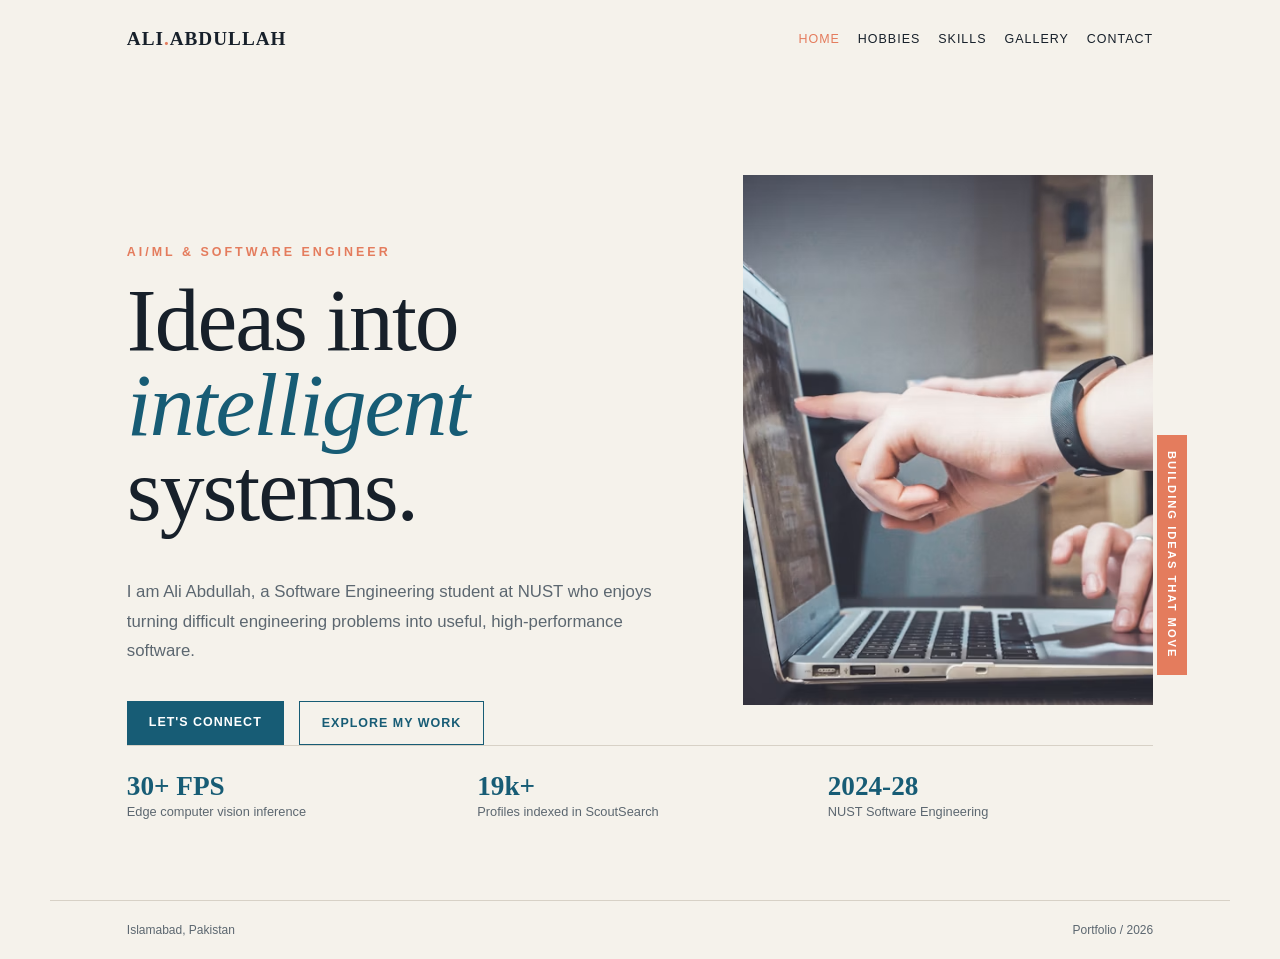
<file: index.html>
<!DOCTYPE html>
<html lang="en">
<head>
  <meta charset="UTF-8">
  <meta name="viewport" content="width=device-width, initial-scale=1.0">
  <title>Ali Abdullah | AI/ML & Software Engineer</title>
  <link rel="stylesheet" href="css/style.css">
</head>
<body>
  <header><div class="logo">ALI<span>.</span>ABDULLAH</div><nav><a class="active" href="home.html">Home</a><a href="hobbies.html">Hobbies</a><a href="skills.html">Skills</a><a href="gallery.html">Gallery</a><a href="contact.html">Contact</a></nav></header>
  <main><section class="hero"><div><div class="eyebrow">AI/ML & Software Engineer</div><h1>Ideas into<br><em>intelligent</em><br>systems.</h1><p class="intro">I am Ali Abdullah, a Software Engineering student at NUST who enjoys turning difficult engineering problems into useful, high-performance software.</p><div class="actions"><a class="button" href="contact.html">Let's connect</a><a class="button alt" href="gallery.html">Explore my work</a></div></div><div class="portrait-wrap"><img src="images/image1.png" alt="Laptop and code representing software engineering"></div></section><section class="facts"><div class="fact"><strong>30+ FPS</strong><span>Edge computer vision inference</span></div><div class="fact"><strong>19k+</strong><span>Profiles indexed in ScoutSearch</span></div><div class="fact"><strong>2024-28</strong><span>NUST Software Engineering</span></div></section></main>
  <footer><span>Islamabad, Pakistan</span><span>Portfolio / 2026</span></footer>
</body>
</html>
</file>
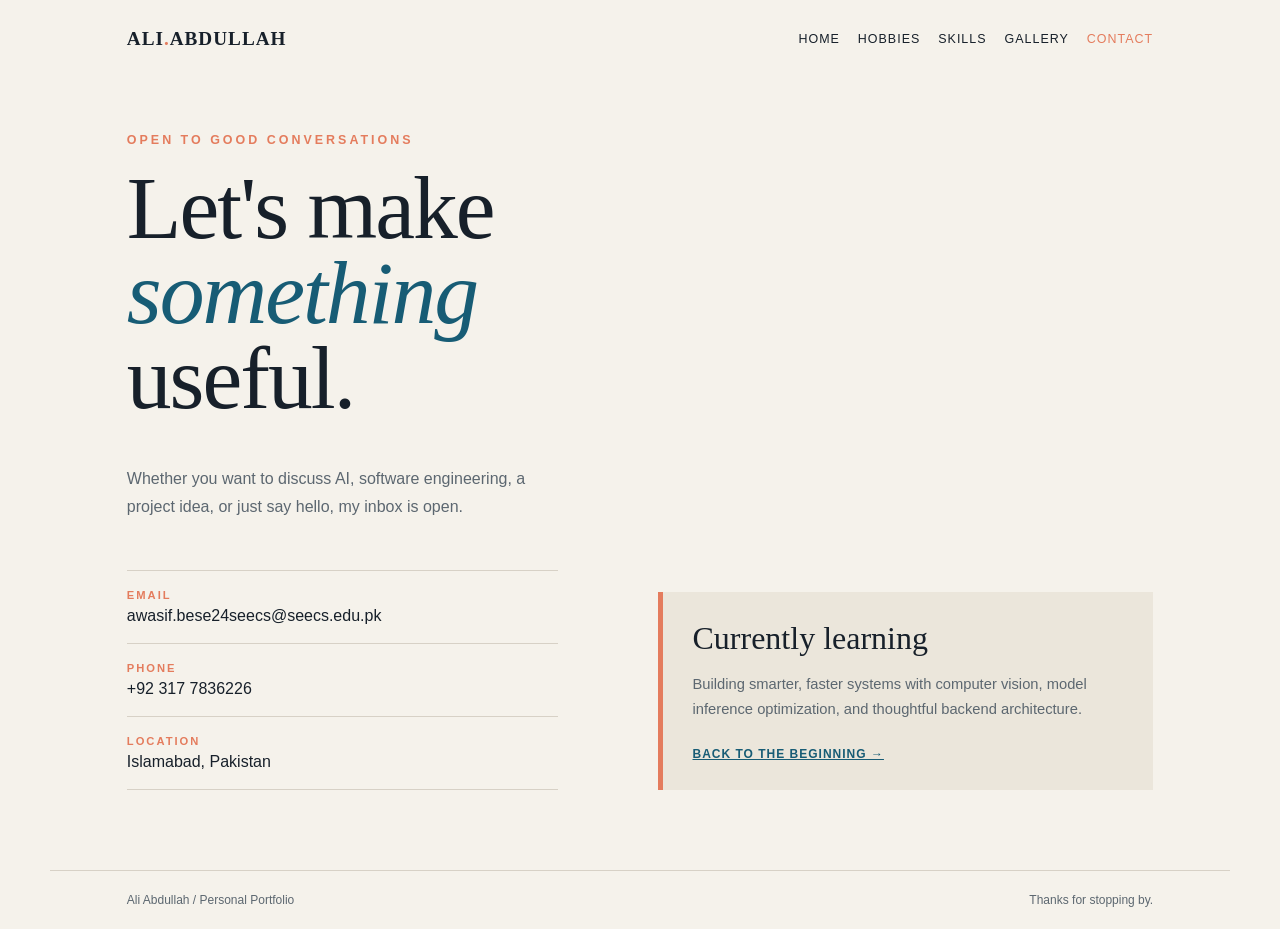
<file: contact.html>
<!DOCTYPE html><html lang="en"><head><meta charset="UTF-8"><meta name="viewport" content="width=device-width, initial-scale=1.0"><title>Contact Me | Ali Abdullah</title><link rel="stylesheet" href="css/style.css"></head><body><header><div class="logo">ALI<span>.</span>ABDULLAH</div><nav><a href="index.html">Home</a><a href="hobbies.html">Hobbies</a><a href="skills.html">Skills</a><a href="gallery.html">Gallery</a><a class="active" href="contact.html">Contact</a></nav></header><main class="contact-layout"><section><div class="eyebrow">Open to good conversations</div><h1>Let's make<br><em>something</em><br>useful.</h1><p class="lead">Whether you want to discuss AI, software engineering, a project idea, or just say hello, my inbox is open.</p><div class="contact-list"><div class="contact-item"><small>Email</small><a href="mailto:awasif.bese24seecs@seecs.edu.pk">awasif.bese24seecs@seecs.edu.pk</a></div><div class="contact-item"><small>Phone</small><a href="tel:+923177836226">+92 317 7836226</a></div><div class="contact-item"><small>Location</small><span>Islamabad, Pakistan</span></div></div></section><aside class="note"><h2>Currently learning</h2><p>Building smarter, faster systems with computer vision, model inference optimization, and thoughtful backend architecture.</p><a href="home.html">Back to the beginning &rarr;</a></aside></main><footer><span>Ali Abdullah / Personal Portfolio</span><span>Thanks for stopping by.</span></footer></body></html>
</file>
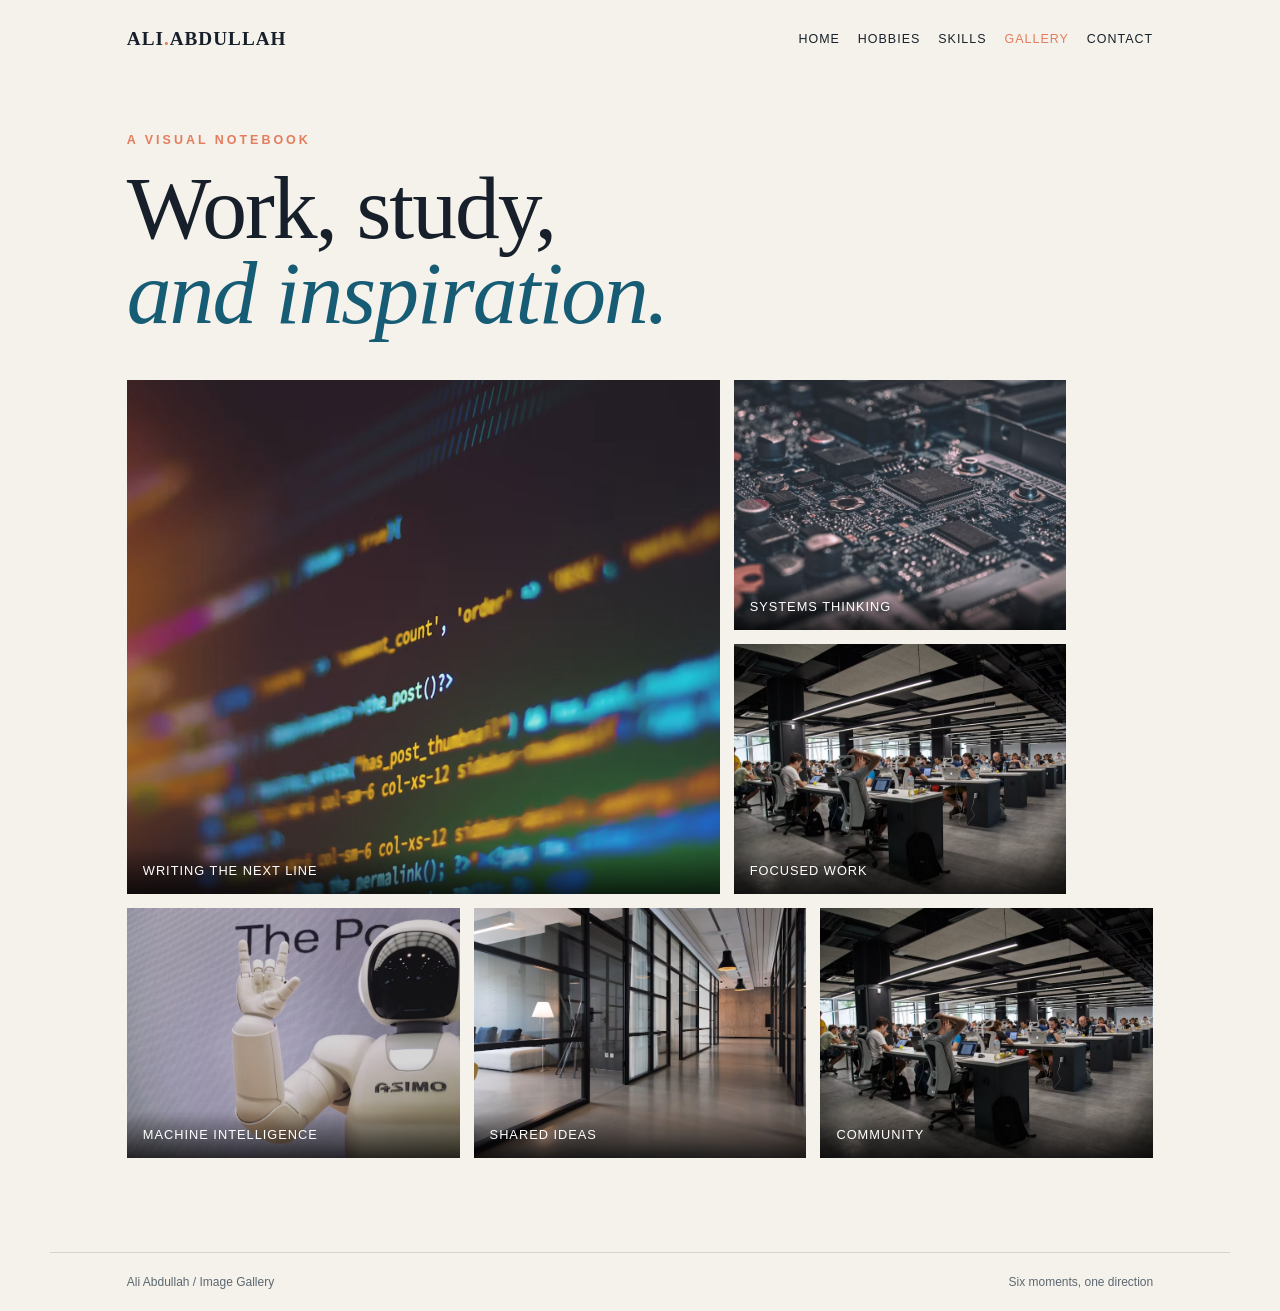
<file: gallery.html>
<!DOCTYPE html><html lang="en"><head><meta charset="UTF-8"><meta name="viewport" content="width=device-width, initial-scale=1.0"><title>Image Gallery | Ali Abdullah</title><link rel="stylesheet" href="css/style.css"></head><body><header><div class="logo">ALI<span>.</span>ABDULLAH</div><nav><a href="index.html">Home</a><a href="hobbies.html">Hobbies</a><a href="skills.html">Skills</a><a class="active" href="gallery.html">Gallery</a><a href="contact.html">Contact</a></nav></header><main><div class="eyebrow">A visual notebook</div><h1>Work, study,<br><em>and inspiration.</em></h1><section class="gallery"><figure><img src="images/image2.png" alt="Code on a computer screen"><figcaption>Writing the next line</figcaption></figure><figure><img src="images/image3.png" alt="Computer circuit board"><figcaption>Systems thinking</figcaption></figure><figure><img src="images/image.png" alt="Modern workspace"><figcaption>Focused work</figcaption></figure><figure><img src="images/image6.png" alt="Robot hand representing artificial intelligence"><figcaption>Machine intelligence</figcaption></figure><figure><img src="images/image5.png" alt="Bright collaborative office"><figcaption>Shared ideas</figcaption></figure><figure><img src="images/image4.png" alt="Students collaborating"><figcaption>Community</figcaption></figure></section></main><footer><span>Ali Abdullah / Image Gallery</span><span>Six moments, one direction</span></footer></body></html>
</file>
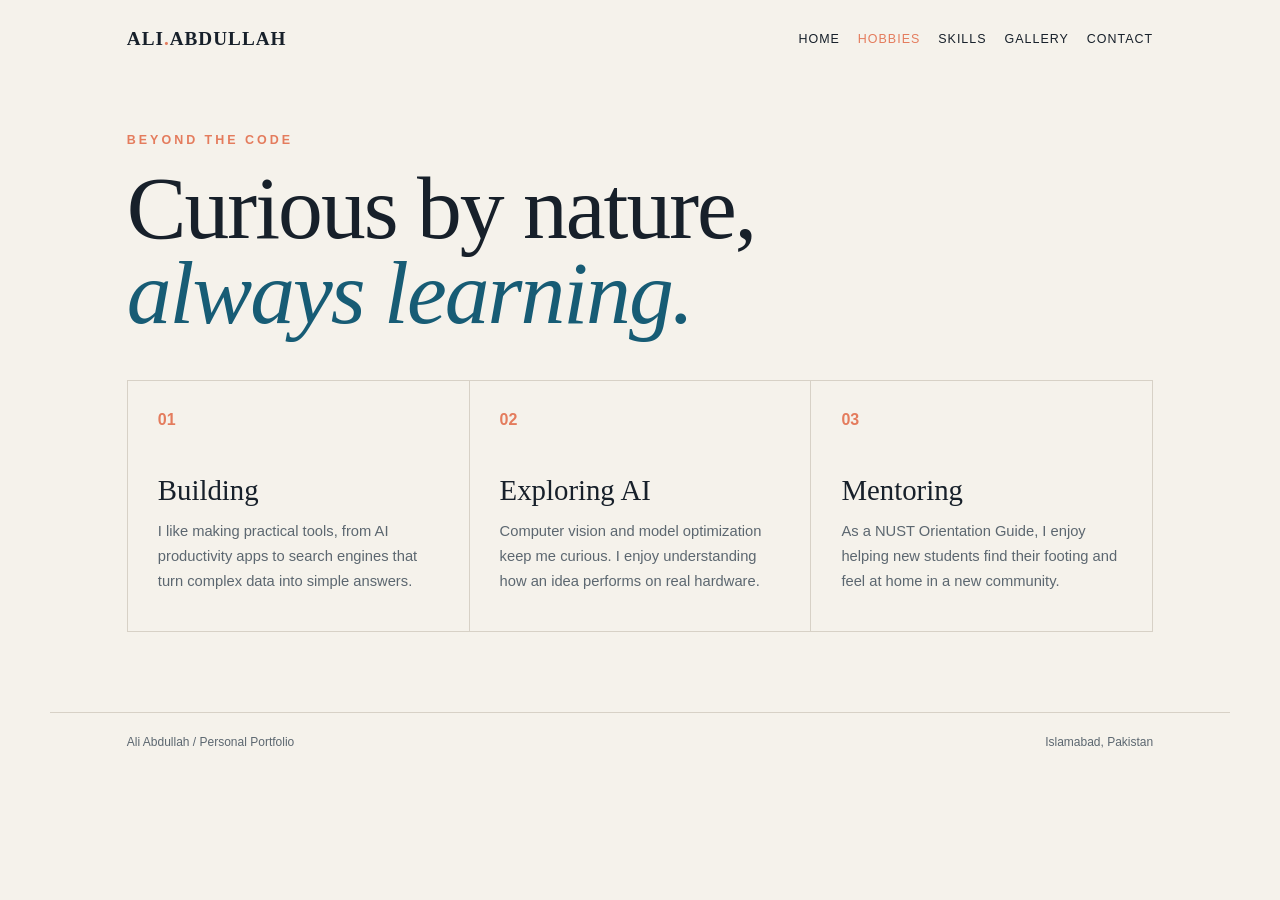
<file: hobbies.html>
<!DOCTYPE html>
<html lang="en"><head><meta charset="UTF-8"><meta name="viewport" content="width=device-width, initial-scale=1.0"><title>Hobbies | Ali Abdullah</title><link rel="stylesheet" href="css/style.css"></head><body><header><div class="logo">ALI<span>.</span>ABDULLAH</div><nav><a href="index.html">Home</a><a class="active" href="hobbies.html">Hobbies</a><a href="skills.html">Skills</a><a href="gallery.html">Gallery</a><a href="contact.html">Contact</a></nav></header><main><div class="eyebrow">Beyond the code</div><h1>Curious by nature,<br><em>always learning.</em></h1><div class="hobby-grid"><article class="hobby"><div class="number">01</div><h2>Building</h2><p>I like making practical tools, from AI productivity apps to search engines that turn complex data into simple answers.</p></article><article class="hobby"><div class="number">02</div><h2>Exploring AI</h2><p>Computer vision and model optimization keep me curious. I enjoy understanding how an idea performs on real hardware.</p></article><article class="hobby"><div class="number">03</div><h2>Mentoring</h2><p>As a NUST Orientation Guide, I enjoy helping new students find their footing and feel at home in a new community.</p></article></div></main><footer><span>Ali Abdullah / Personal Portfolio</span><span>Islamabad, Pakistan</span></footer></body></html>
</file>
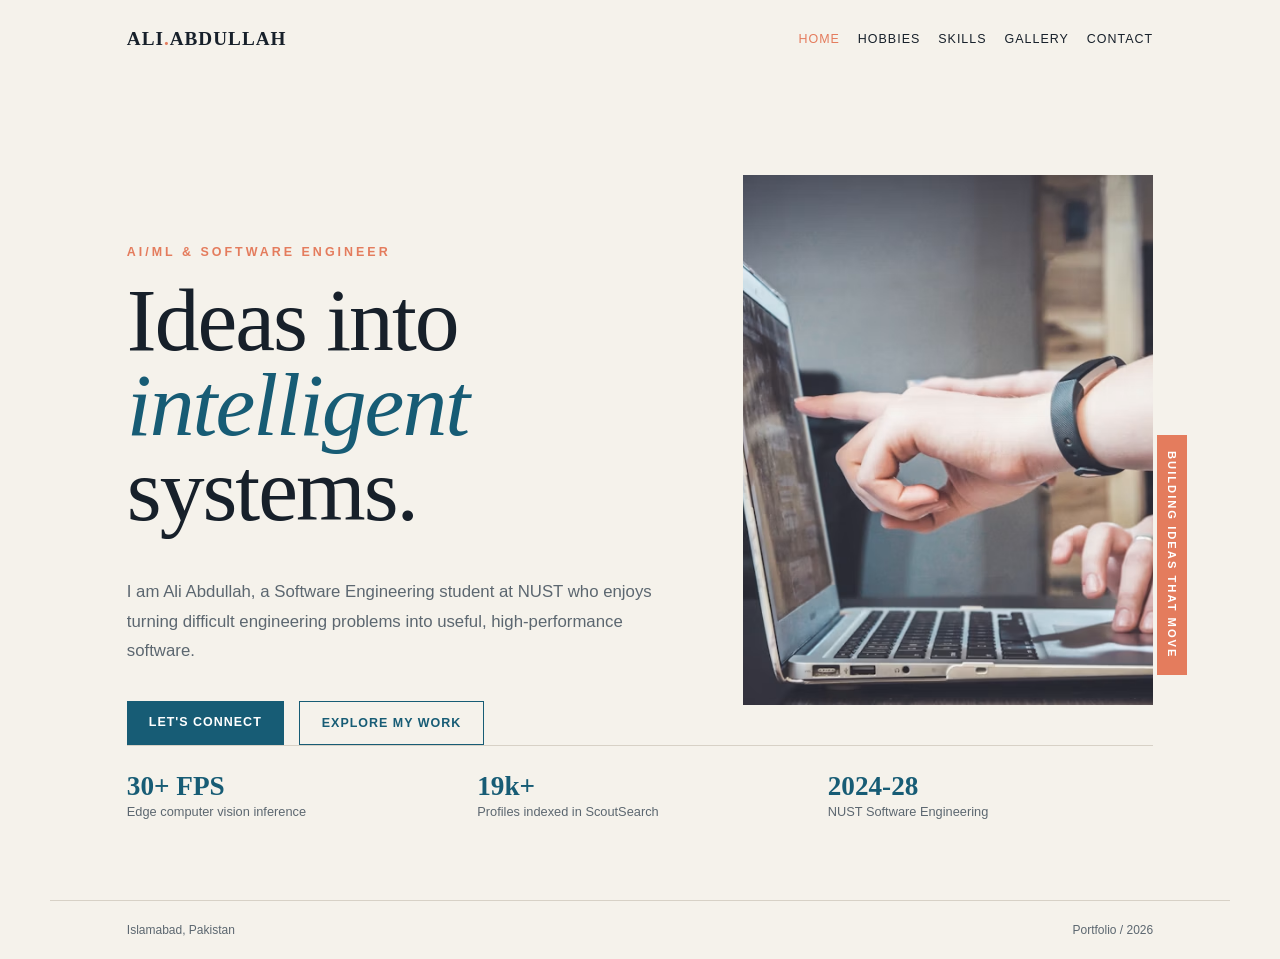
<file: home.html>
<!DOCTYPE html>
<html lang="en">
<head>
  <meta charset="UTF-8">
  <meta name="viewport" content="width=device-width, initial-scale=1.0">
  <title>Ali Abdullah | AI/ML & Software Engineer</title>
  <link rel="stylesheet" href="css/style.css">
</head>
<body>
  <header><div class="logo">ALI<span>.</span>ABDULLAH</div><nav><a class="active" href="home.html">Home</a><a href="hobbies.html">Hobbies</a><a href="skills.html">Skills</a><a href="gallery.html">Gallery</a><a href="contact.html">Contact</a></nav></header>
  <main><section class="hero"><div><div class="eyebrow">AI/ML & Software Engineer</div><h1>Ideas into<br><em>intelligent</em><br>systems.</h1><p class="intro">I am Ali Abdullah, a Software Engineering student at NUST who enjoys turning difficult engineering problems into useful, high-performance software.</p><div class="actions"><a class="button" href="contact.html">Let's connect</a><a class="button alt" href="gallery.html">Explore my work</a></div></div><div class="portrait-wrap"><img src="images/image1.png" alt="Laptop and code representing software engineering"></div></section><section class="facts"><div class="fact"><strong>30+ FPS</strong><span>Edge computer vision inference</span></div><div class="fact"><strong>19k+</strong><span>Profiles indexed in ScoutSearch</span></div><div class="fact"><strong>2024-28</strong><span>NUST Software Engineering</span></div></section></main>
  <footer><span>Islamabad, Pakistan</span><span>Portfolio / 2026</span></footer>
</body>
</html>
</file>
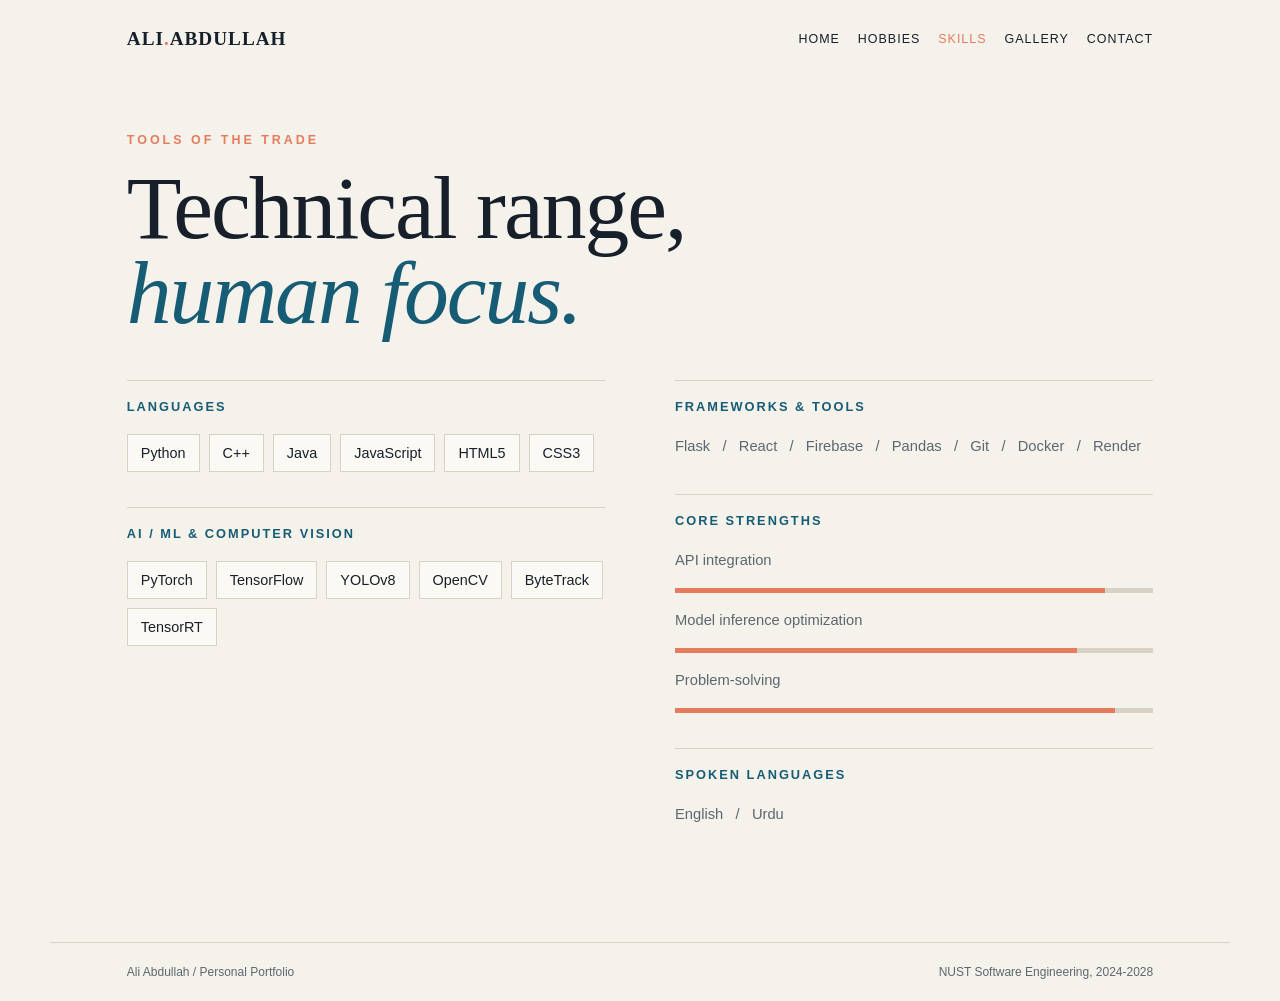
<file: skills.html>
<!DOCTYPE html><html lang="en"><head><meta charset="UTF-8"><meta name="viewport" content="width=device-width, initial-scale=1.0"><title>Personal Skills | Ali Abdullah</title><link rel="stylesheet" href="css/style.css"></head><body><header><div class="logo">ALI<span>.</span>ABDULLAH</div><nav><a href="index.html">Home</a><a href="hobbies.html">Hobbies</a><a class="active" href="skills.html">Skills</a><a href="gallery.html">Gallery</a><a href="contact.html">Contact</a></nav></header><main><div class="eyebrow">Tools of the trade</div><h1>Technical range,<br><em>human focus.</em></h1><div class="skill-layout"><div><section class="skill-group"><h2>Languages</h2><div class="tags"><span class="tag">Python</span><span class="tag">C++</span><span class="tag">Java</span><span class="tag">JavaScript</span><span class="tag">HTML5</span><span class="tag">CSS3</span></div></section><section class="skill-group"><h2>AI / ML & Computer Vision</h2><div class="tags"><span class="tag">PyTorch</span><span class="tag">TensorFlow</span><span class="tag">YOLOv8</span><span class="tag">OpenCV</span><span class="tag">ByteTrack</span><span class="tag">TensorRT</span></div></section></div><div><section class="skill-group"><h2>Frameworks & Tools</h2><p>Flask &nbsp; / &nbsp; React &nbsp; / &nbsp; Firebase &nbsp; / &nbsp; Pandas &nbsp; / &nbsp; Git &nbsp; / &nbsp; Docker &nbsp; / &nbsp; Render</p></section><section class="skill-group"><h2>Core strengths</h2><p>API integration</p><div class="bar"><i class="width-90"></i></div><p>Model inference optimization</p><div class="bar"><i class="width-84"></i></div><p>Problem-solving</p><div class="bar"><i class="width-92"></i></div></section><section class="skill-group"><h2>Spoken languages</h2><p>English &nbsp; / &nbsp; Urdu</p></section></div></div></main><footer><span>Ali Abdullah / Personal Portfolio</span><span>NUST Software Engineering, 2024-2028</span></footer></body></html>
</file>
<file: css/style.css>
:root {
  --ink: #17202a;
  --muted: #5c6770;
  --paper: #f5f2eb;
  --blue: #175c75;
  --coral: #e47c5d;
  --line: #d7d1c6;
}

* { box-sizing: border-box; }
body { margin: 0; background: var(--paper); color: var(--ink); font-family: Georgia, 'Times New Roman', serif; }
header, main, footer { max-width: 1180px; margin: auto; padding-left: 6vw; padding-right: 6vw; }
header { padding-top: 28px; padding-bottom: 18px; display: flex; justify-content: space-between; gap: 25px; align-items: center; }
.logo { font-weight: bold; font-size: 1.2rem; letter-spacing: 1px; }
.logo span { color: var(--coral); }
nav { display: flex; gap: 18px; flex-wrap: wrap; justify-content: flex-end; }
nav a { color: var(--ink); text-decoration: none; font: .78rem Arial, sans-serif; text-transform: uppercase; letter-spacing: 1px; }
nav a:hover, nav a.active { color: var(--coral); }
main { padding-top: 65px; padding-bottom: 80px; }
.eyebrow { color: var(--coral); font: 700 .78rem Arial, sans-serif; letter-spacing: 3px; text-transform: uppercase; }
h1 { font-size: clamp(3rem, 7vw, 6rem); font-weight: normal; line-height: .95; margin: 18px 0 45px; letter-spacing: -2px; }
h1 em { color: var(--blue); }
footer { border-top: 1px solid var(--line); padding-top: 22px; padding-bottom: 22px; color: var(--muted); font: .75rem Arial, sans-serif; display: flex; justify-content: space-between; }

/* Float and clear keep images and text arranged without grid positioning. */
.float-left { float: left; margin: 0 30px 20px 0; }
.clearfix::after, .gallery::after, .hero::after { content: ''; display: table; clear: both; }
.hero { min-height: 550px; padding-top: 42px; }
.hero > div:first-child { float: left; width: 54%; padding-top: 70px; }
.hero .portrait-wrap { float: right; width: 40%; }
.intro { color: var(--muted); font: 1.05rem/1.75 Arial, sans-serif; max-width: 560px; }
.actions { margin-top: 35px; display: flex; gap: 15px; flex-wrap: wrap; }
.button { display: inline-block; padding: 14px 22px; background: var(--blue); color: white; text-decoration: none; font: 700 .78rem Arial, sans-serif; letter-spacing: 1px; text-transform: uppercase; }
.button.alt { color: var(--blue); background: transparent; border: 1px solid var(--blue); }
.portrait-wrap { position: relative; max-width: 430px; }
.portrait-wrap img { display: block; width: 100%; height: 530px; object-fit: cover; filter: saturate(.75); }
.portrait-wrap::after { content: 'BUILDING IDEAS THAT MOVE'; position: absolute; right: -34px; bottom: 30px; writing-mode: vertical-rl; background: var(--coral); color: white; padding: 16px 9px; font: 700 .7rem Arial, sans-serif; letter-spacing: 2px; }
.facts { clear: both; border-top: 1px solid var(--line); padding-top: 25px; display: flex; gap: 25px; }
.fact { flex: 1; }
.fact strong { display: block; font-size: 1.7rem; color: var(--blue); }
.fact span { color: var(--muted); font: .8rem Arial, sans-serif; }

/* The gallery uses floated figures and a clear after the final item. */
.gallery { margin: 0 -7px; }
.gallery figure { float: left; width: calc(33.333% - 14px); height: 250px; margin: 0 7px 14px; position: relative; overflow: hidden; background: var(--blue); }
.gallery figure:first-child { width: calc(58.333% - 14px); height: 514px; }
.gallery img { width: 100%; height: 100%; object-fit: cover; display: block; transition: transform .4s; }
.gallery figure:hover img { transform: scale(1.05); }
figcaption { position: absolute; bottom: 0; left: 0; right: 0; padding: 16px; color: white; background: linear-gradient(transparent, rgba(0,0,0,.72)); font: .8rem Arial, sans-serif; letter-spacing: 1px; text-transform: uppercase; }

.hobby-grid { display: flex; border: 1px solid var(--line); }
.hobby { flex: 1; background: var(--paper); padding: 30px; min-height: 250px; border-right: 1px solid var(--line); }
.hobby:last-child { border-right: 0; }
.number { color: var(--coral); font: 700 1rem Arial, sans-serif; }
.hobby h2 { font-size: 1.8rem; font-weight: normal; margin: 45px 0 12px; }
.hobby p, .skill-group p { color: var(--muted); font: .92rem/1.7 Arial, sans-serif; margin: 0; }

.skill-layout { display: flex; gap: 70px; }
.skill-layout > div { flex: 1; }
.skill-group { border-top: 1px solid var(--line); padding-top: 18px; margin-bottom: 35px; }
.skill-group h2 { font: 700 .8rem Arial, sans-serif; text-transform: uppercase; letter-spacing: 2px; color: var(--blue); margin: 0 0 20px; }
.tags { display: flex; gap: 9px; flex-wrap: wrap; }
.tag { border: 1px solid var(--line); padding: 10px 13px; font: .9rem Arial, sans-serif; background: #fbf9f4; }
.bar { height: 5px; background: var(--line); margin: 15px 0; }
.bar i { display: block; height: 100%; background: var(--coral); }
.width-90 { width: 90%; }
.width-84 { width: 84%; }
.width-92 { width: 92%; }

.contact-layout { display: flex; gap: 100px; align-items: end; }
.contact-layout > section, .contact-layout > aside { flex: 1; }
.lead { font: 1rem/1.7 Arial, sans-serif; color: var(--muted); max-width: 430px; }
.contact-list { margin-top: 50px; border-top: 1px solid var(--line); }
.contact-item { padding: 18px 0; border-bottom: 1px solid var(--line); }
.contact-item small { display: block; color: var(--coral); font: 700 .7rem Arial, sans-serif; text-transform: uppercase; letter-spacing: 2px; margin-bottom: 6px; }
.contact-item a, .contact-item span { color: var(--ink); font: 1rem Arial, sans-serif; text-decoration: none; }
.contact-item a:hover { color: var(--blue); }
.note { border-left: 5px solid var(--coral); padding: 28px 30px; background: #ebe6db; }
.note h2 { font-size: 2rem; font-weight: normal; margin: 0 0 15px; }
.note p { font: .92rem/1.7 Arial, sans-serif; color: var(--muted); margin: 0; }
.note a { display: inline-block; margin-top: 25px; color: var(--blue); font: 700 .75rem Arial, sans-serif; text-transform: uppercase; letter-spacing: 1px; }

@media (max-width: 760px) {
  header { align-items: flex-start; flex-direction: column; }
  nav { justify-content: flex-start; gap: 12px; }
  main { padding-top: 35px; }
  .hero { padding-top: 20px; }
  .hero > div:first-child, .hero .portrait-wrap { float: none; width: 100%; }
  .hero > div:first-child { padding-top: 0; }
  .portrait-wrap { margin-top: 40px; width: 88% !important; }
  .portrait-wrap img { height: 400px; }
  h1 { font-size: 4.4rem; }
  .facts, .hobby-grid, .skill-layout, .contact-layout { display: block; }
  .fact { margin-bottom: 22px; }
  .hobby { min-height: 200px; border-right: 0; border-bottom: 1px solid var(--line); }
  .hobby:last-child { border-bottom: 0; }
  .hobby h2 { margin-top: 30px; }
  .skill-layout > div { margin-bottom: 0; }
  .contact-layout { padding-top: 0; }
  .contact-layout > aside { margin-top: 35px; }
  footer { display: block; line-height: 1.8; }
}
</file>
